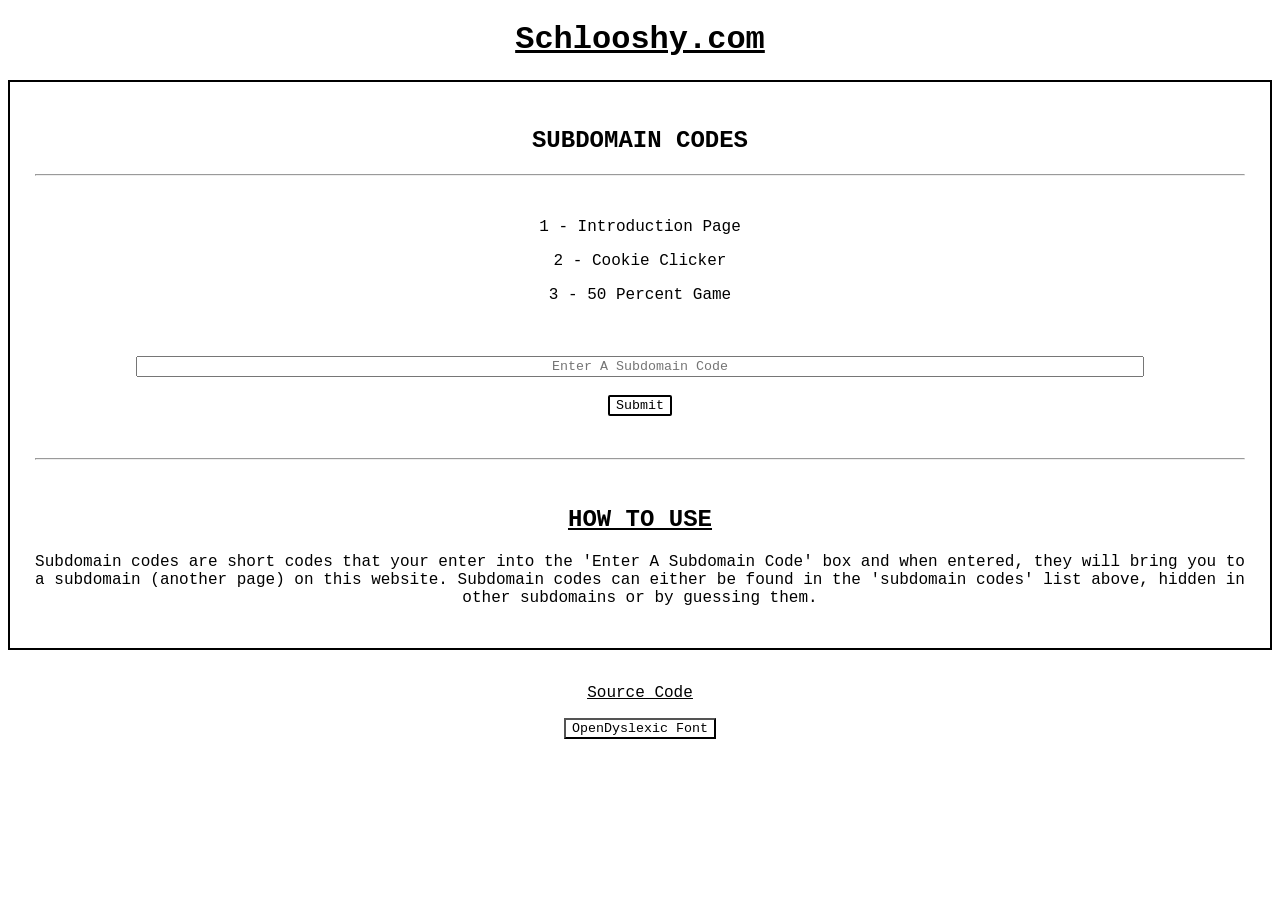
<file: index.html>
<!DOCTYPE html>
<html lang="en">
<head>
    <meta charset="UTF-8">
    <meta name="viewport" content="width=device-width, initial-scale=1.0">
    <title>Schlooshy.com</title>
    <link rel="stylesheet" href="style.css">
    <link rel="icon" href="/images/icon.png">
</head>
<body>
    <h1 id="name">Schlooshy.com</h1>
    <div id="subdomains">
        <h2 id="subdomaintitle">SUBDOMAIN CODES</h1>
        <hr>
        <br>
        <p class="codes">
            1 - Introduction Page
        </p>
        <p class="codes">
            2 - Cookie Clicker
        </p>
        <p class="codes">
            3 - 50 Percent Game
        </p>
        <br>
        <br>
        <div id="input">
            <input id="codeinput" type="text" placeholder="Enter A Subdomain Code">
            <br>
            <br>
            <button id="submit" onclick="checkcode()">Submit</button>

            <p id="error"></p>
        </div>
        <br>

        <hr>
        
        <br>
        <h2 id="tutorialtitle">HOW TO USE</h2>
        <p id="tutorial">Subdomain codes are short codes that your enter into the 'Enter A Subdomain Code' box and when entered, they will bring you to a subdomain (another page) on this website. Subdomain codes can either be found in the 'subdomain codes' list above, hidden in other subdomains or by guessing them.</p>
    </div>
    <br>
    <a href="https://github.com/schlooshy/schlooshy.com" target="_blank" class="sourcecode"><p class="sourcecode">Source Code</p></a>

    <div id="dyslexia" onclick="dyslexiamode()">
        <button id="dyslexiabutton">OpenDyslexic Font</button>
    </div>
    <br>

    <script src="index.js"></script>
</body>
</html>
</file>
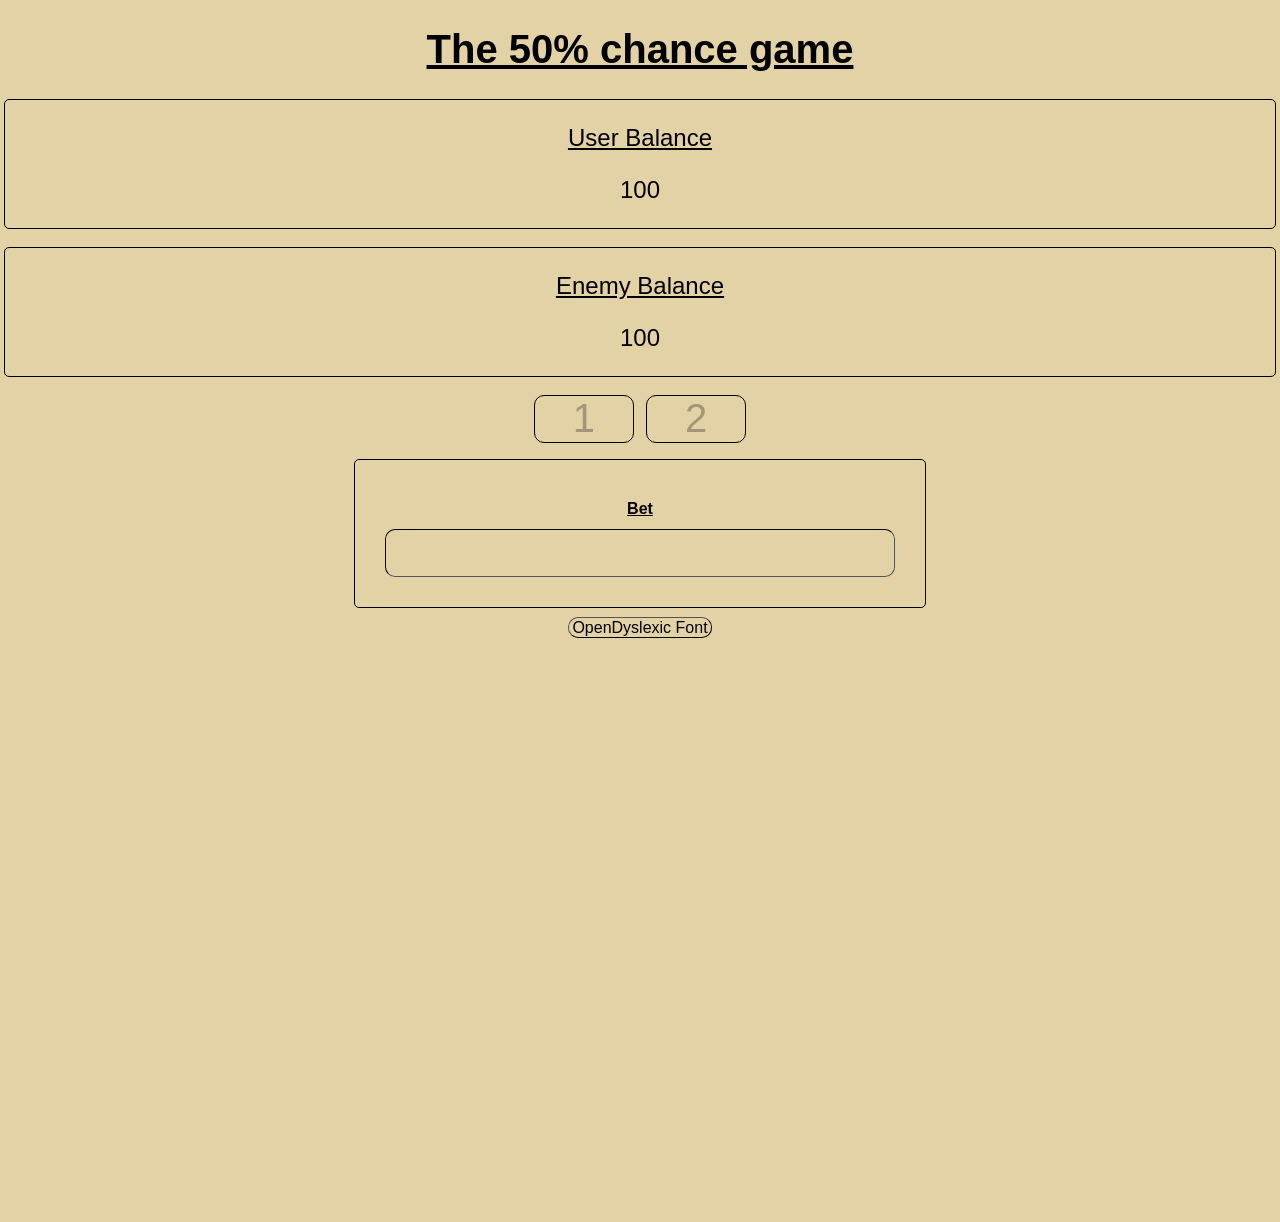
<file: 50percentgame/50percentgame.html>
<!DOCTYPE html>
<html lang="en">
<head>
    <meta charset="UTF-8">
    <meta name="viewport" content="width=device-width, initial-scale=1.0">
    <title>50% Chance Game</title>
    <link rel="stylesheet" href="50percentgame.css">
    <link rel="icon" href="/50percentgame/images/spadesicon.png" type="image/png">
</head>
<body>
    <h1 id="title">The 50% chance game</h1>
    <div id="balancediv">
        <p id="balancetitle">User Balance</p>
        <p id="balance">0</p>
    </div>
    <br>
    <br>
    <div id="enemybalancediv">
        <p id="enemybalancetitle">Enemy Balance</p>
        <p id="enemybalance">0</p>
    </div>
    <br>
    <br>
    <button id="button1" disabled>1</button>
    <button id="button2" disabled>2</button>
    <p id="fail"></p>
    <p id="success"></p>
    <div id="inputdiv">
        <h1 id="inputtitle"> Bet </h1>
        <input type="number" id="input"></input>
        
    </div>
    <br>
    <br>
    <div id="dyslexia" onclick="dyslexiamode()">
        <button id="dyslexiabutton">OpenDyslexic Font</button>
    </div>
    <script src="50percentgame.js"></script>
</body>
</html>
</file>
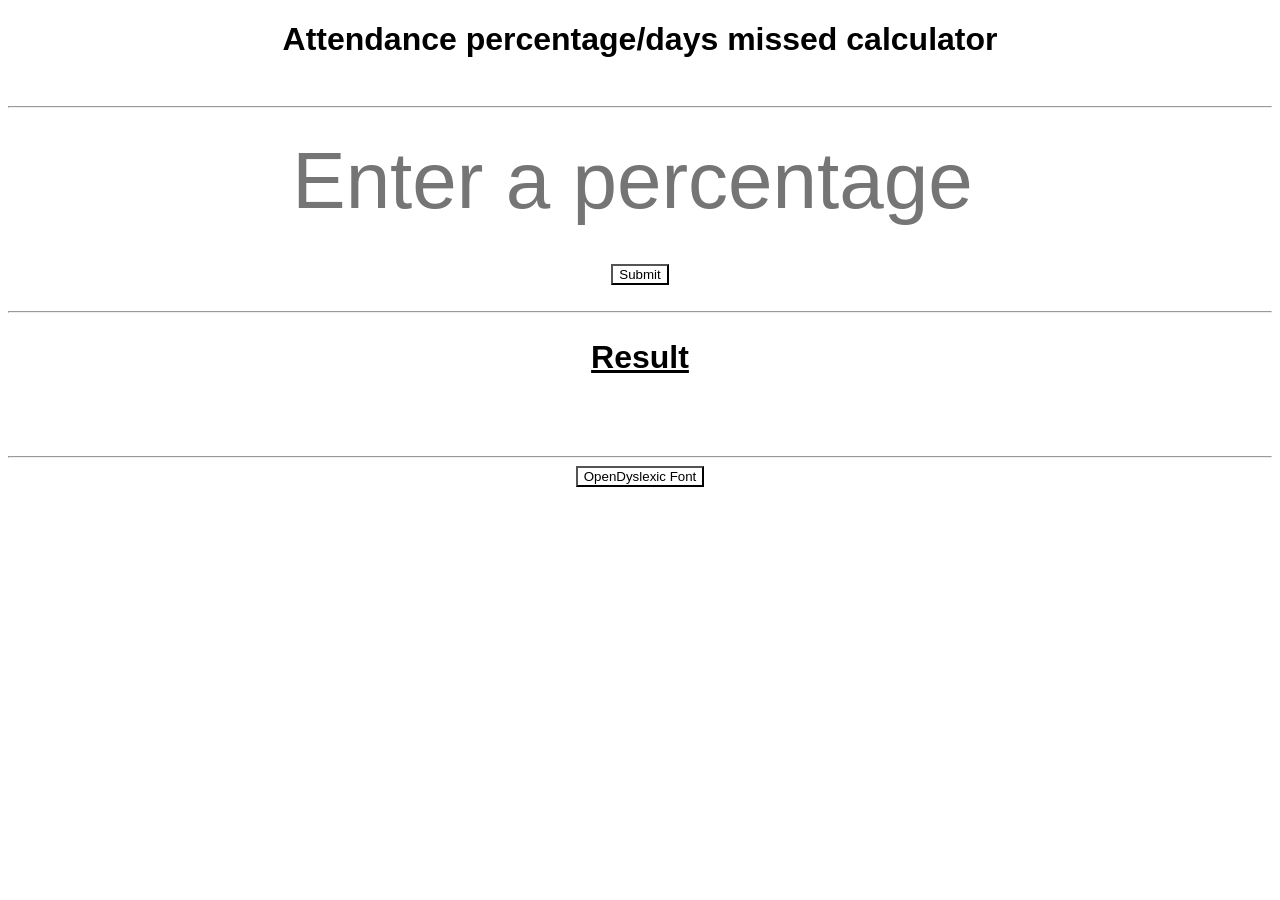
<file: attendancecalculator/attendancecalculator.html>
<!DOCTYPE html>
<html lang="en">
<head>
    <meta charset="UTF-8">
    <meta name="viewport" content="width=device-width, initial-scale=1.0">
    <title>Attendance Calculator</title>
    <link rel="stylesheet" href="attendancecalculator.css">
</head>
<body>
    <h1 id="header"> Attendance percentage/days missed calculator</h1>

    <br>
    <hr>
    <br>

    <div id="inputandsubmit">
        <input id="input" type="number" placeholder="Enter a percentage"></input>
        <br>
        <br>
        <button onclick="calculate()" id="submit">Submit</button>
    </div>

    <br>

    <hr>

    <h2 id="resulttitle">Result</h2>

    <p id="resultoutput"></p>

    <p id="error"></p>

    <hr>

    <div id="dyslexia" onclick="dyslexiamode()">
        <button id="dyslexiabutton">OpenDyslexic Font</button>
    </div>

    <script src="attendancecalculator.js"></script>
</body>
</html>
</file>
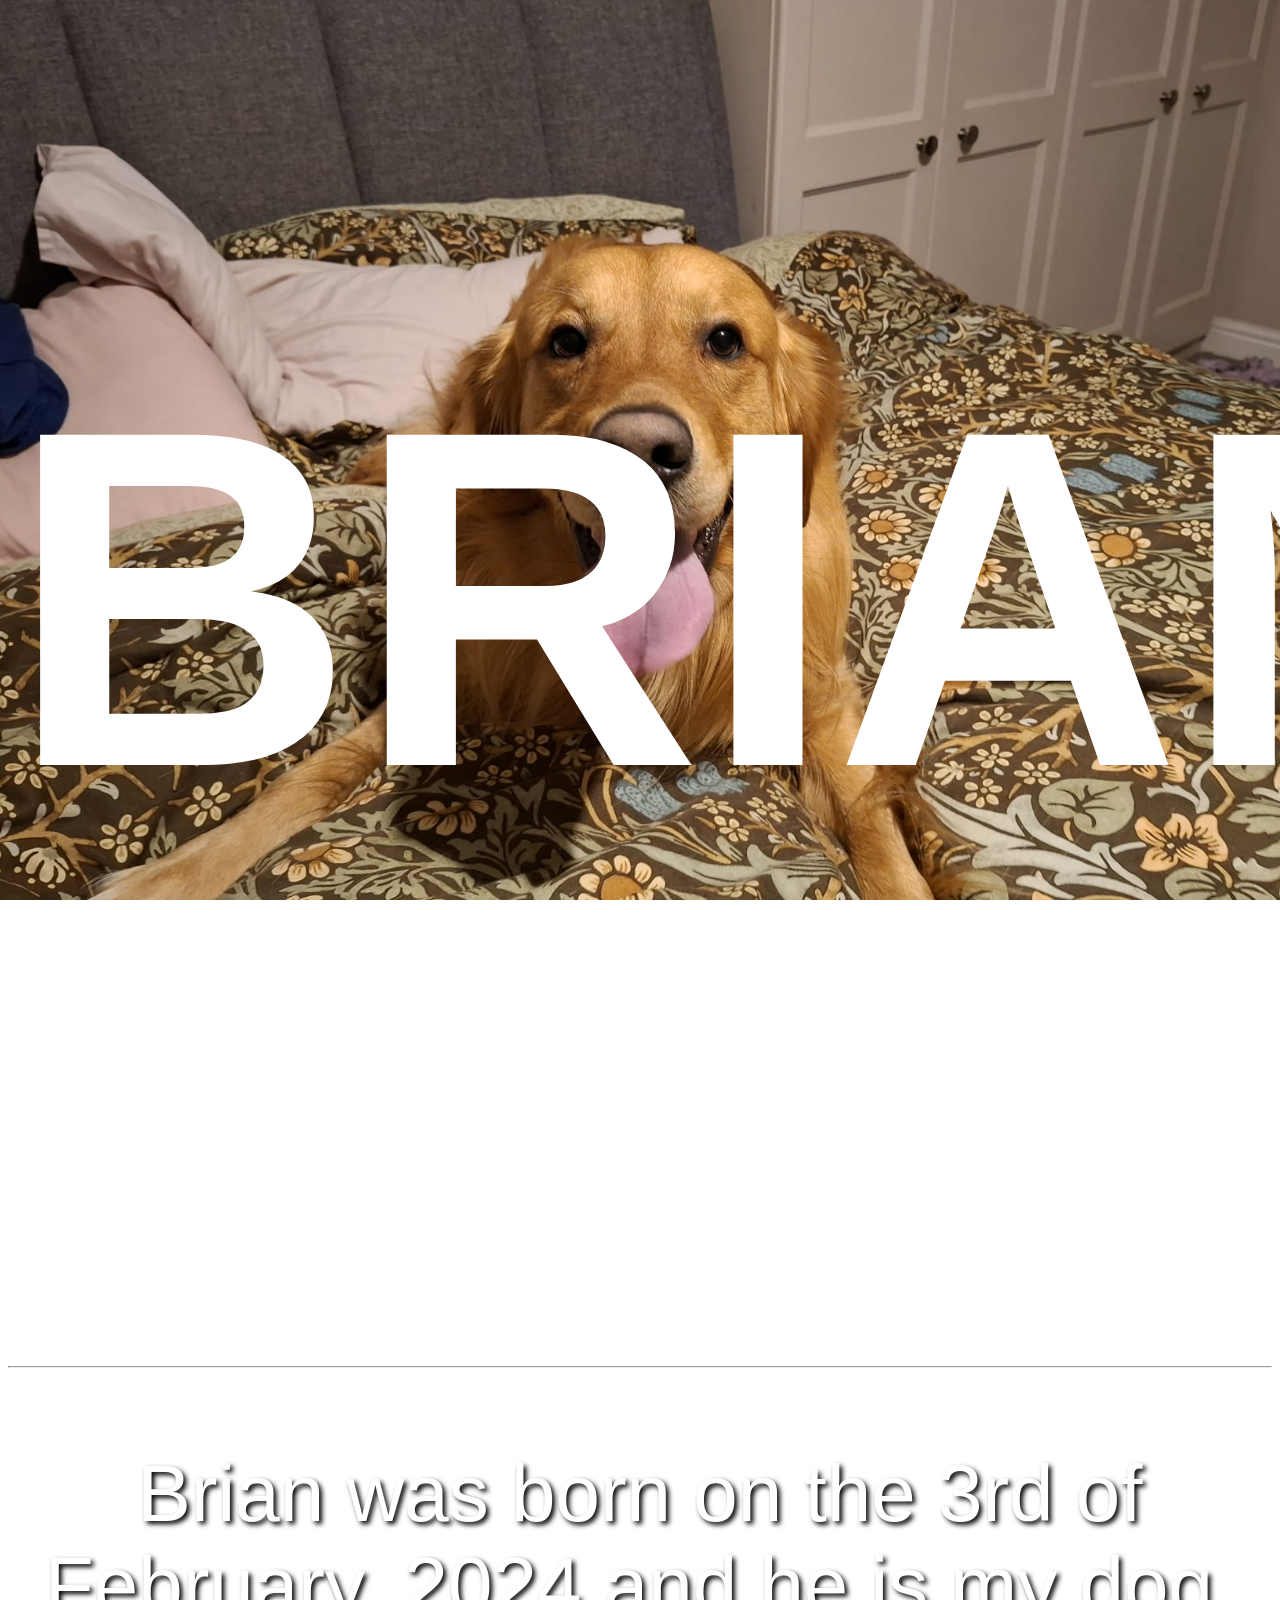
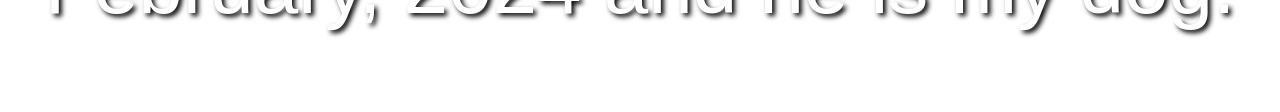
<file: brianpage/brian.html>
<!DOCTYPE html>
<html lang="en">
<head>
    <meta charset="UTF-8">
    <meta name="viewport" content="width=device-width, initial-scale=1.0">
    <title>Brian</title>
    <link rel="stylesheet" href="brian.css">
    <link rel="icon" href="/brianpage/images/brianbackground.jpeg">
</head>
<body>
    <h1 id="title">BRIAN</h1>
    <br> 
    <br>
    <br>
    <br> 
    <br> 
    <br>
    <br>
    <br>
    <br>
    <hr>
    <p id="description">Brian was born on the 3rd of February, 2024 and he is my dog.</p>
</body>
</html>
</file>
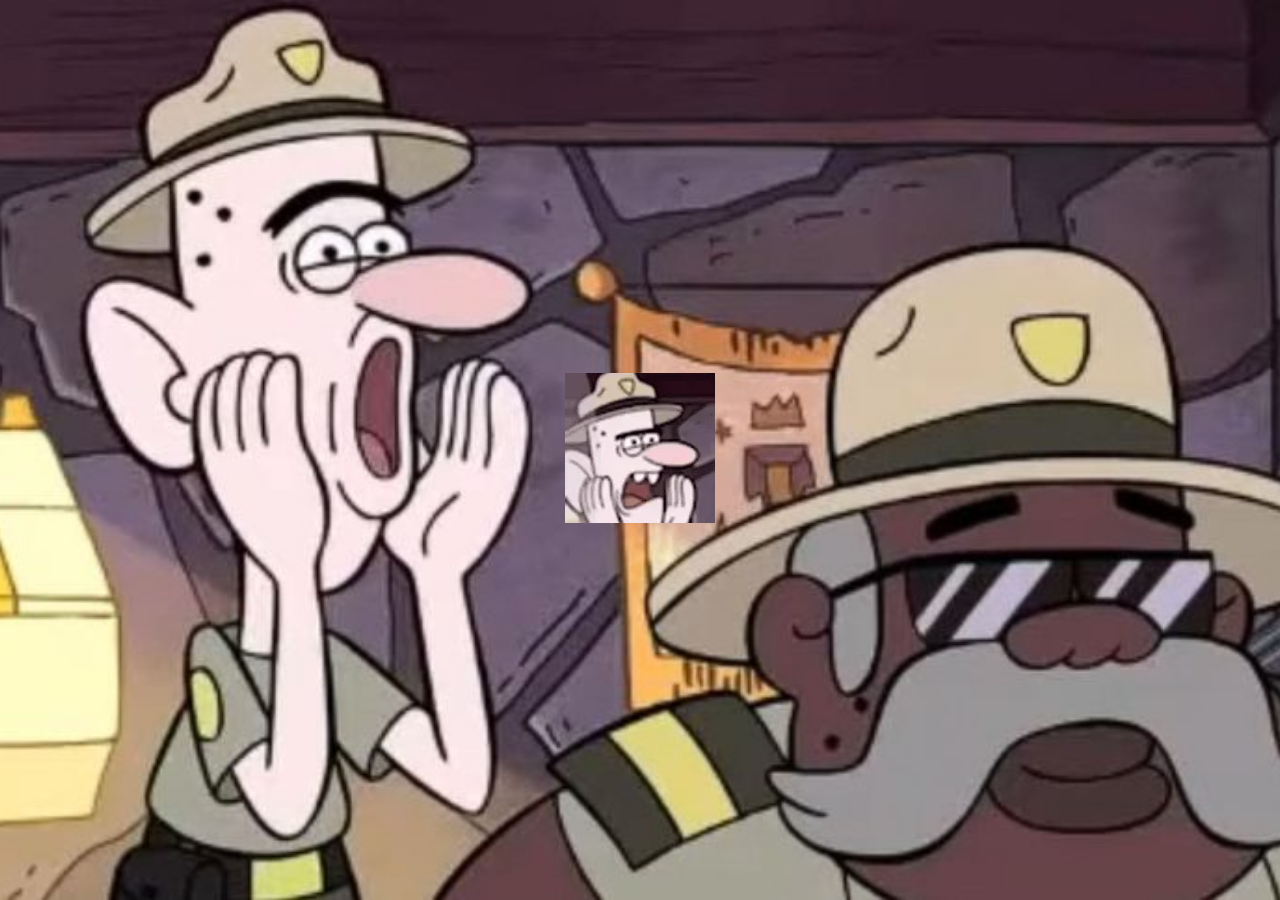
<file: cityboi/cityboi.html>
<!DOCTYPE html>
<html lang="en">
<head>
    <meta charset="UTF-8">
    <meta name="viewport" content="width=device-width, initial-scale=1.0">
    <title>City Boii Clicker</title>
    <link rel="stylesheet" href="cityboi.css">
    <link rel="icon" type="image/webp" href="/cityboi/images/cityboi.webp">
</head>
<body>
    <div id="buttondiv">
        <button onclick="playSound()" id="button">
            <img src="/cityboi/images/cityboi.webp" alt="City Boiii, City Boiii">
        </button>
    </div>

    <script src="cityboi.js"></script>
</body>
</html>
</file>
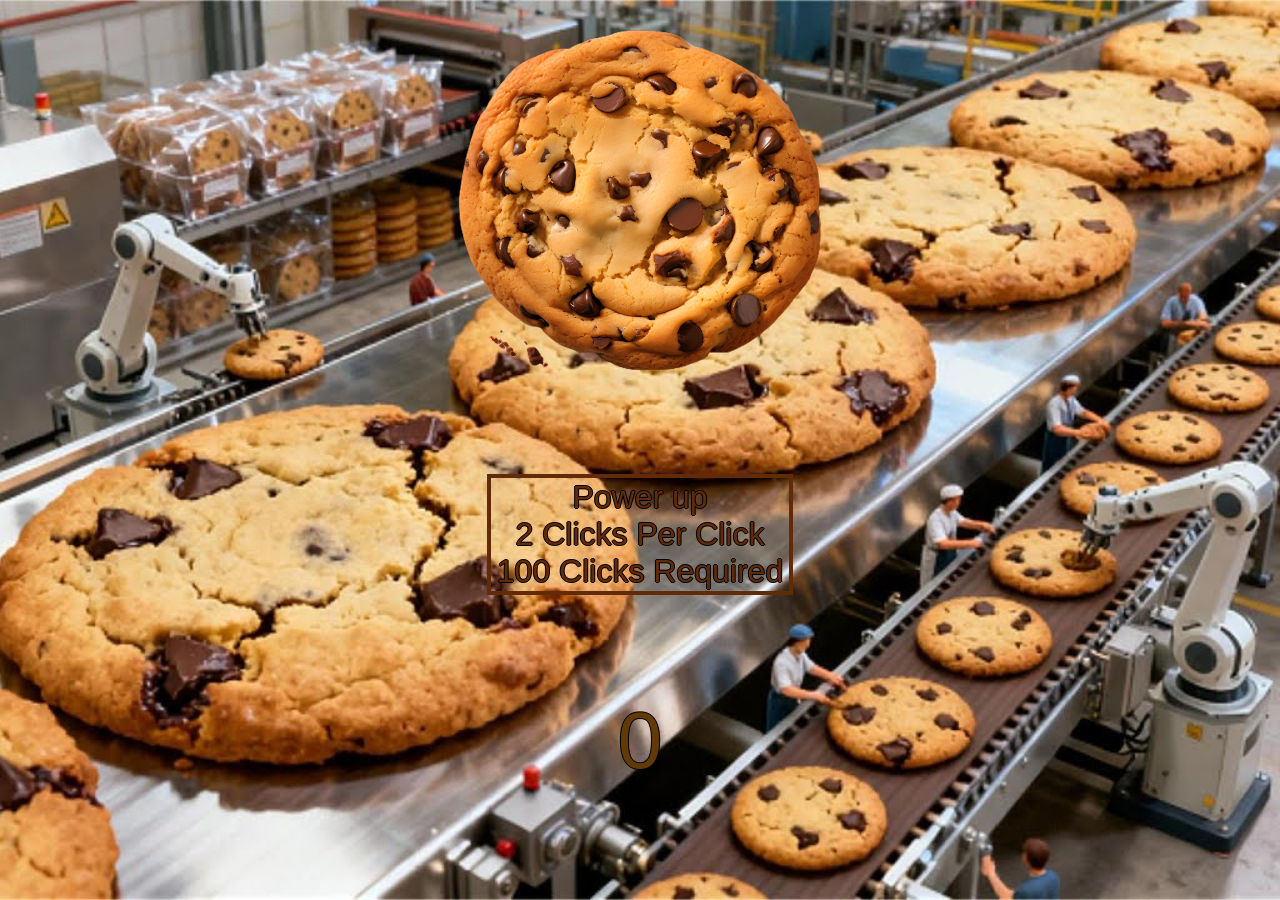
<file: Cookie Clicker/cookieclicker.html>
<!DOCTYPE html>
<html lang="en">
<head>
    <meta charset="UTF-8">
    <meta name="viewport" content="width=device-width, initial-scale=1.0">
    <title>Cookie Clicker</title>
    <link rel="stylesheet" href="cookieclicker.css">
    <link rel="icon" href="/Cookie Clicker/images/cookie.png">
</head>
<body>
    <div id="buttondiv">
        <button onclick="pressed()" id="button">
            <img src="/Cookie Clicker/images/cookie.png" alt="cookie" height="500px" width="500px">
        </button>
        <button onclick="powerUp()" id="powerup">
            Power up <br> 2 Clicks Per Click <br> 100 Clicks Required
        </button>
        <p id="counter">0</p>
        <p id="error"></p>
    </div>
    <div id="input">
        <button id="submit" onclick="submit()">Submit</button>
        <input id="numberinput" type="number"></input>
    </div>
    <script src="cookieclicker.js"></script>
</body>
</html>
</file>
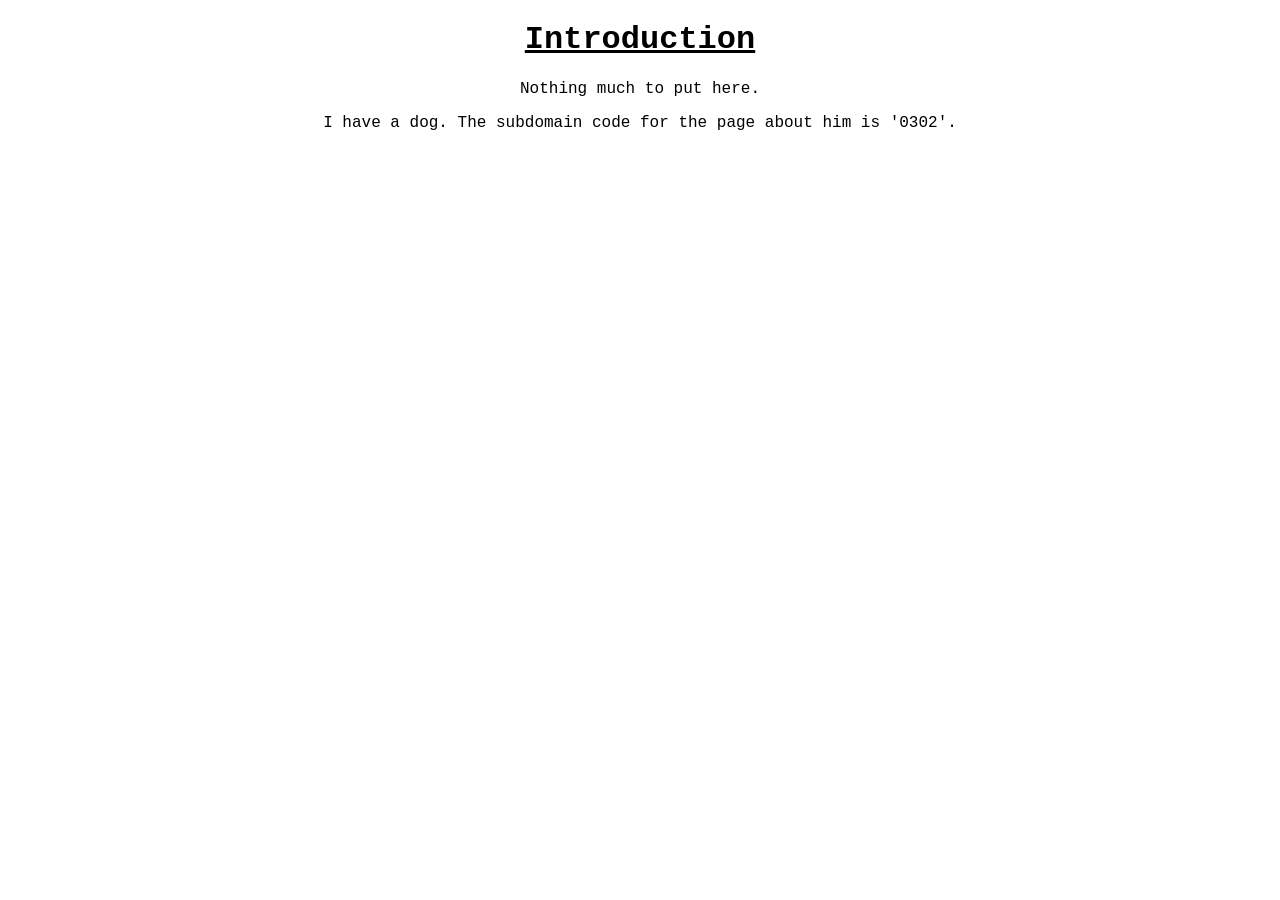
<file: introductionpage/introduction.html>
<!DOCTYPE html>
<html lang="en">
<head>
    <meta charset="UTF-8">
    <meta name="viewport" content="width=device-width, initial-scale=1.0">
    <title>Introduction</title>
    <link rel="stylesheet" href="introduction.css">
</head>
<body>
    <h1 id="title">Introduction</h1>
    <p class="introduction">Nothing much to put here.<p>
    <p class="introduction">I have a dog. The subdomain code for the page about him is '0302'.</p>
</body>
</html>
</file>
<file: style.css>
@font-face{
    src: url(/fonts/OpenDyslexic-Regular.otf);
    font-family: OpenDyslexic;
}
button, input{
    font-family: inherit;
}
body{
    font-family: 'Courier New', Courier, monospace;
}
#name{
    text-align: center;
    position: sticky;
    text-decoration: underline;
}

.sourcecode{
    text-align: center;
    color: black;
    text-decoration: underline;
}
#subdomains{
    border-width: 2px;
    border-style: solid;
    border-color: black;
    padding: 25px;
}
#subdomaintitle{
    text-align: center;
}
.codes{
    text-align: center;
}
#input{
    text-align: center;
}
#codeinput{
    text-align: center;
    width: 1000px;
}
#submit{
    border-style: solid;
    border-radius: 2px;
    border-color: rgb(0, 0, 0);
    background-color: white;
    color: black;
}
#submit:hover{
    transform: scale(1.05);
    box-shadow: 0 4px 8px rgba(0,0,0,0.2);
}
#error{
    color: red;
    text-align: center;
}
#tutorialtitle{
    text-align: center;
    text-decoration: underline;
}
#tutorial{
    text-align: center;
}
#dyslexia{
    display: flex;
    justify-content: center;
    align-items: center;
    flex-direction: column;
}
#dyslexiabutton{
    background-color: white;
}
#dyslexiabutton:hover{
    transform: scale(1.05);
    box-shadow: 0 4px 8px rgba(0,0,0,0.2);
}
.dyslexia-mode{
    font-family: "OpenDyslexic", "Comic Sans MS", sans-serif;
}
</file>
<file: 50percentgame/50percentgame.css>
@font-face{
    src: url(/fonts/OpenDyslexic-Regular.otf);
    font-family: OpenDyslexic;
}
body{
    font-family: Arial, Helvetic, sans-serif;
    text-align: center;
    background-color: rgb(228, 210, 167);
}
#title{
    font-size: 5em;
    text-decoration: underline;
}
#balancetitle{
    font-size: 3em;
    text-decoration: underline;
}
#balance{
    font-size: 3em;
    color: black;
}
#button1{
    border-style: solid;
    background-color: transparent;
    border-color: black;
    border-radius: 20px;
    font-size: 5em;
    width: 200px;
    margin-right: 10px;
}
#button1:hover{
    transform: scale(1.1);
    box-shadow: 0 4px 8px rgba(0,0,0,0.2);
}
#button2{
    border-style: solid;
    background-color: transparent;
    border-color: black;
    border-radius: 20px;
    font-size: 5em;
    width: 200px;
    margin-left: 10px;
}
#button2:hover{
    transform: scale(1.1);
    box-shadow: 0 4px 8px rgba(0,0,0,0.2);
}
#fail{
    color: red;
    font-size: 2em;
    text-decoration: underline;
}
#success{
    color: limegreen;
    font-size: 2em;
    text-decoration: underline;
}
#balancediv{
    border-style: solid;
    border-width: 3px;
    border-radius: 10px;
}
#enemybalancediv{
    border-style: solid;
    border-width: 3px;
    border-radius: 10px;
}
#enemybalance{
    font-size: 3em;
    color: black;
}
#enemybalancetitle{
    font-size: 3em;
    text-decoration: underline;
}
#input{
    background-color: transparent;
    outline: none;
    font-size: 5em;
    text-align: center;
    border-color: black;
    border-radius: 20px;
}
#input:hover{
    transform: scale(1.1);
    box-shadow: 0 4px 8px rgba(0,0,0,0.2);
}
#inputtitle{
    text-decoration: underline;
}
#inputdiv{
    border-style: solid;
    border-width: 3px;
    border-radius: 10px;
    display: inline-block;
    padding: 60px;
}
.dyslexia-mode{
    font-family: "OpenDyslexic", "Comic Sans MS", sans-serif;
}
#dyslexiabutton{
    background-color: transparent;
    border-radius: 20px;
    font-size: 2em;
}
#dyslexiabutton:hover{
    transform: scale(1.05);
    box-shadow: 0 4px 8px rgba(0,0,0,0.2);
}
</file>
<file: attendancecalculator/attendancecalculator.css>
@font-face{
    src: url(/fonts/OpenDyslexic-Regular.otf);
    font-family: OpenDyslexic;
}
input, button{
    font-family: inherit;
}
body{
    font-family: Arial, Helvetica, sans-serif;
}
#header{
    text-align: center;
}
#inputandsubmit{
    display: flex;
    justify-content: center;
    align-items: center;
    flex-direction: column;
}
#input{
    text-align: center;
    border: none;
    outline: none;
    font-size: 5em;
}
#submit{
    background-color: white;
}
#error{
    color: red;
    text-align: center;
}
#resulttitle{
    font-size: 2em;
    text-align: center;
    text-decoration: underline;
}
#resultoutput{
    font-size: 5em;
    text-align: center;
}
#dyslexia{
    display: flex;
    justify-content: center;
    align-items: center;
    flex-direction: column;
}
#dyslexiabutton{
    background-color: white;
}
.dyslexia-mode{
    font-family: "OpenDyslexic", "Comic Sans MS", sans-serif;
}
</file>
<file: brianpage/brian.css>
body{
    background-image: url(/brianpage/images/brianbackground.jpeg);
    background-repeat: no-repeat;
    background-position: center;
    background-attachment: fixed;
    background-size: cover;
}
#title{
    font-family:Arial, Helvetica, sans-serif;
    text-align: center;
    color: white;
    text-shadow: black;
    font-size: 30em;
}
#description{
    font-family:Arial, Helvetica, sans-serif;
    text-align: center;
    color: white;
    font-size: 5em;
    text-shadow: 3px 3px 5px black;
}
#dyslexia{
    text-align: center;
    
}
</file>
<file: cityboi/cityboi.css>
body{
    background-image: url(/cityboi/images/background.png);
    background-repeat: no-repeat;
    background-position: center;
    background-attachment: fixed;
    background-size: cover;
}
#buttondiv{
    position: absolute;
    left: 50%;
    top: 50%;
    transform: translate(-50%, -50%)
}
#button{
    background: none;
    color: none;
    border-style: none;
    cursor: pointer;
    outline: inherit;
    padding: 0
}
#button img{
    display: block;
}
</file>
<file: Cookie Clicker/cookieclicker.css>
body{
    font-family: Arial;
    background-image: url("/Cookie Clicker/images/background.jpg");
    background-size: cover;
    background-position: center;
    background-repeat: no-repeat;
    margin: 0;
    overflow: hidden;
}
#button{
    border-style: none;
    background: none;
}
#buttondiv{
    display: flex;
    justify-content: center;
    align-items: center;
    height: 100vh;
    flex-direction: column;
    gap: 20px;
}
#counter{
    text-align: center;
    font-size: 5em;
    color: #613a08;
    text-shadow: -1px 0 black, 0 1px black, 1px 0 black, 0 -1px black;
}
#error{
    color: red;
    text-align: center;
    font-size: 2em;
    text-shadow: -1px 0 black, 0 1px black, 1px 0 black, 0 -1px black;
}
#powerup{
    border-style: solid;
    border-color: #612a08;
    border-width: 4px;
    background-color: transparent;
    color: #612a08;
    font-size: 2em;
    text-shadow: -1px 0 black, 0 1px black, 1px 0 black, 0 -1px black;
}
#input{
    position: fixed;
    bottom: 10px;
    right: 10px;
    padding: 10px;
    color: transparent;
    border-style: none;
    display: flex;
    background-color: transparent;
    opacity: 0;
}
#submit{
    border-style: none;
    cursor: pointer;
}
#numberinput{
    border-style: none;
}
</file>
<file: introductionpage/introduction.css>
input, button{
    font-family: inherit;
}
#title{
    font-family:'Courier New', Courier, monospace;
    text-align: center;
    text-decoration: underline;
}
.introduction{
    font-family:'Courier New', Courier, monospace;
    text-align: center;
}
</file>
